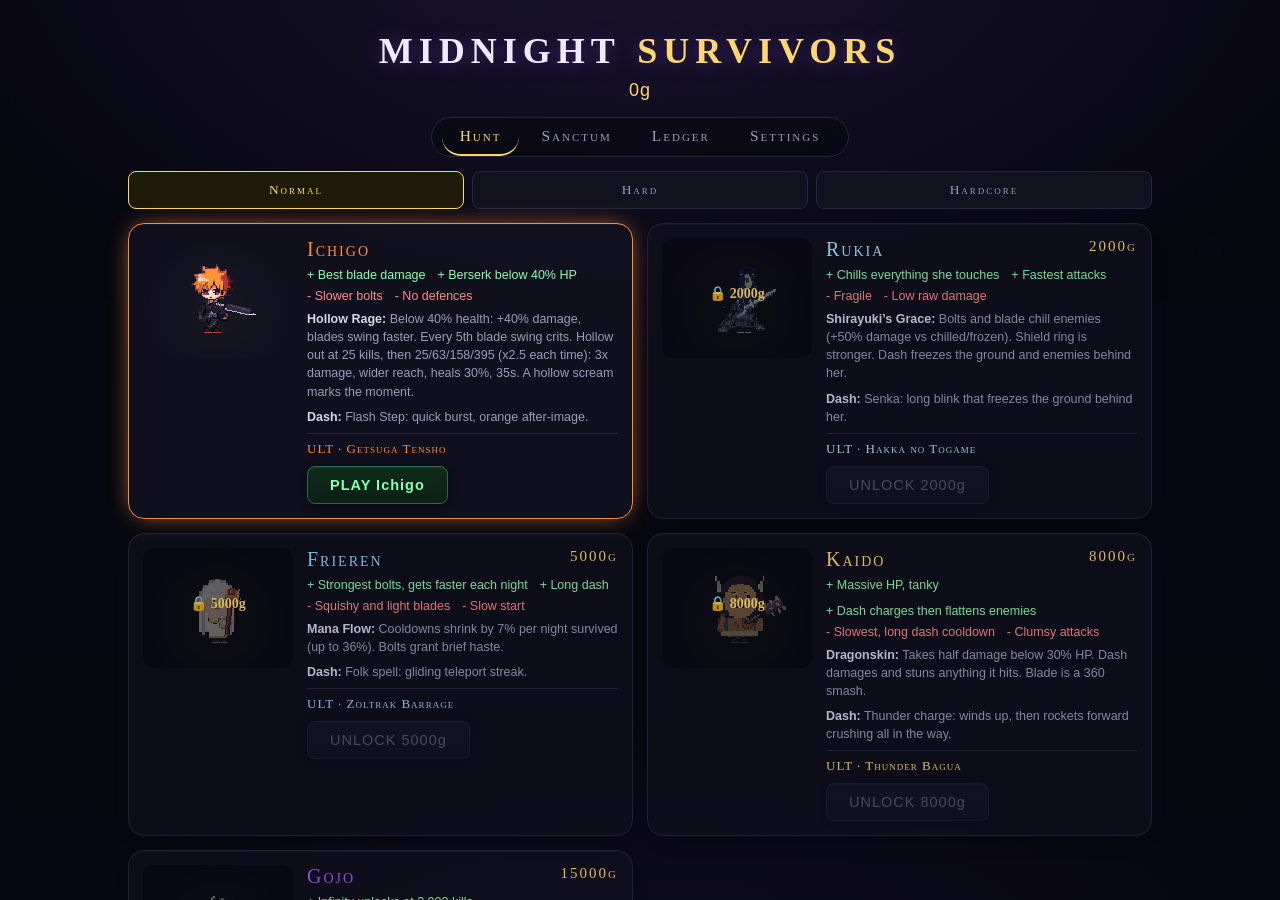
<file: index.html>
<!DOCTYPE html>
<html lang="en">
<head>
<meta charset="UTF-8">
<meta name="viewport" content="width=device-width, initial-scale=1, maximum-scale=1, user-scalable=no">
<title>Midnight Survivors v2</title>
<link rel="stylesheet" href="style.css">
</head>
<body>
<canvas id="c"></canvas>

<!-- HUD -->
<div id="hud">
  <div class="hbars">
    <div class="hbar hp"><div id="hhp" class="fill"></div><span id="hhpT"></span></div>
    <div class="hbar xp"><div id="hxp" class="fill"></div><span id="hxpT"></span></div>
    <div class="hultWrap"><div class="hbar ult"><div id="hult" class="fill"></div><span>ULT [U]</span></div></div>
  </div>
  <div class="hstats">
    <span>NIGHT <b id="hnight">1</b></span>
    <span id="htime">75s</span>
    <span>KILLS <b id="hkills">0</b></span>
    <span id="hmode">AUTO</span>
    <span id="hdash" class="ready">DASH READY</span>
    <span id="hshrine" style="display:none"></span>
    <span id="hinf" style="display:none">&#x221E; INFINITY</span>
    <span id="hgold">0g</span>
    <span id="hrev" style="display:none">&#x2666;</span>
  </div>
  <div id="bossbar"><span id="bossbar-name"></span><div id="bossbar-fill"></div></div>
</div>

<!-- mobile -->
<div id="mobile">
  <div id="joystick"><div id="joystick-dot"></div></div>
  <div id="mbtns">
    <button id="pb">&#10074;&#10074;</button>
    <button id="mmb">MODE</button>
    <button id="db">DASH</button>
    <button id="ubb">ULT</button>
  </div>
</div>

<section id="ult-aim" aria-label="Aim ultimate" hidden>
  <div class="aim-card">
    <div class="aim-heading">Aim ultimate <span id="ult-aim-time">3s</span></div>
    <div class="aim-pad">
      <button type="button" id="aim-5" data-aim="5" aria-label="Up left">↖</button>
      <button type="button" id="aim-6" data-aim="6" aria-label="Up">↑</button>
      <button type="button" id="aim-7" data-aim="7" aria-label="Up right">↗</button>
      <button type="button" id="aim-4" data-aim="4" aria-label="Left">←</button>
      <button type="button" id="aim-auto" data-aim="auto" aria-label="Auto aim">Auto</button>
      <button type="button" id="aim-0" data-aim="0" aria-label="Right">→</button>
      <button type="button" id="aim-3" data-aim="3" aria-label="Down left">↙</button>
      <button type="button" id="aim-2" data-aim="2" aria-label="Down">↓</button>
      <button type="button" id="aim-1" data-aim="1" aria-label="Down right">↘</button>
    </div>
  </div>
</section>

<div id="toasts"></div>
<div id="banner"></div>
<div id="lb"><div></div><div></div></div>

<!-- MENU -->
<div id="menu" class="ov show">
  <div class="mhead">
    <h1>MIDNIGHT<span>SURVIVORS</span></h1>
    <div class="mgold"><span id="gold">0g</span></div>
  </div>
  <div id="mnav">
    <button data-tab="play" class="active">Hunt</button>
    <button data-tab="shop">Sanctum</button>
    <button data-tab="gold">Ledger</button>
    <button data-tab="set">Settings</button>
  </div>
  <div id="menu-body"></div>
  <div class="mfoot">Fan project for fun. All characters belong to their respective creators. No money involved.</div>
</div>

<!-- PACTS -->
<div id="pact" class="ov">
  <div class="ov-head"><h2>THE BROKER CALLS</h2><p>Pact or pay. Gold respects cowards.</p></div>
  <div id="pacts"></div>
  <div class="prow">
    <button class="gbtn danger" id="p-refuse">REFUSE FOR GOLD</button>
    <button class="gbtn gamble" id="p-gamble">DOUBLE OR NOTHING (45%)</button>
    <button class="gbtn" id="p-reroll">REROLL</button>
  </div>
</div>

<!-- PAUSE -->
<div id="paused" class="ov">
  <h2>PAUSED</h2>
  <div class="ppanel">
    <button class="gbtn launch" id="p-resume">RESUME</button>
    <button class="gbtn danger" id="p-quit">ABANDON RUN</button>
  </div>
</div>

<!-- END -->
<div id="end" class="ov">
  <h2 id="end-title">YOU DIED</h2>
  <p id="end-sub"></p>
  <div id="end-stats"></div>
  <div class="ppanel">
    <button class="gbtn launch" id="again">RUN IT BACK</button>
    <button class="gbtn gold" id="end-endless">ENDLESS NIGHTS</button>
    <button class="gbtn" id="tomenu">MENU</button>
  </div>
</div>

<!-- CASINO : HEX & GOLD -->
<div id="casino">
  <div class="cas-frame">
    <div class="cas-head">
      <div>
        <h2>HEX &amp; GOLD</h2>
        <span class="cas-tag">the den under the manor</span>
      </div>
      <div class="cas-right">
        <span id="cas-gold" class="cas-gold">0g</span>
        <button class="gbtn danger" id="casino-close">LEAVE</button>
      </div>
    </div>
    <div id="cas-ledger"></div>
    <div class="cas-tabs">
      <button class="mtab" data-m="coin">Coin of Fate</button>
      <button class="mtab" data-m="dice">Devil's Dice</button>
      <button class="mtab" data-m="slots">Cursed Slots</button>
      <button class="mtab" data-m="ladder">Fortune's Ladder</button>
    </div>
    <div id="cm-title"></div>
    <div id="cm-body"></div>
    <div class="cmsg"></div>
    <div class="cas-stake">STAKE: <b id="cas-stake">100g</b></div>
  </div>
</div>

<script src="js/util.js"></script>
<script src="js/data.js"></script>
<script src="js/audio.js"></script>
<script src="js/core.js"></script>
<script src="js/gfx.js"></script>
<script src="js/enemies.js"></script>
<script src="js/weapons.js"></script>
<script src="js/ults.js"></script>
<script src="js/gamble.js"></script>
<script src="js/ui.js"></script>
<script src="js/main.js"></script>
</body>
</html>
</file>
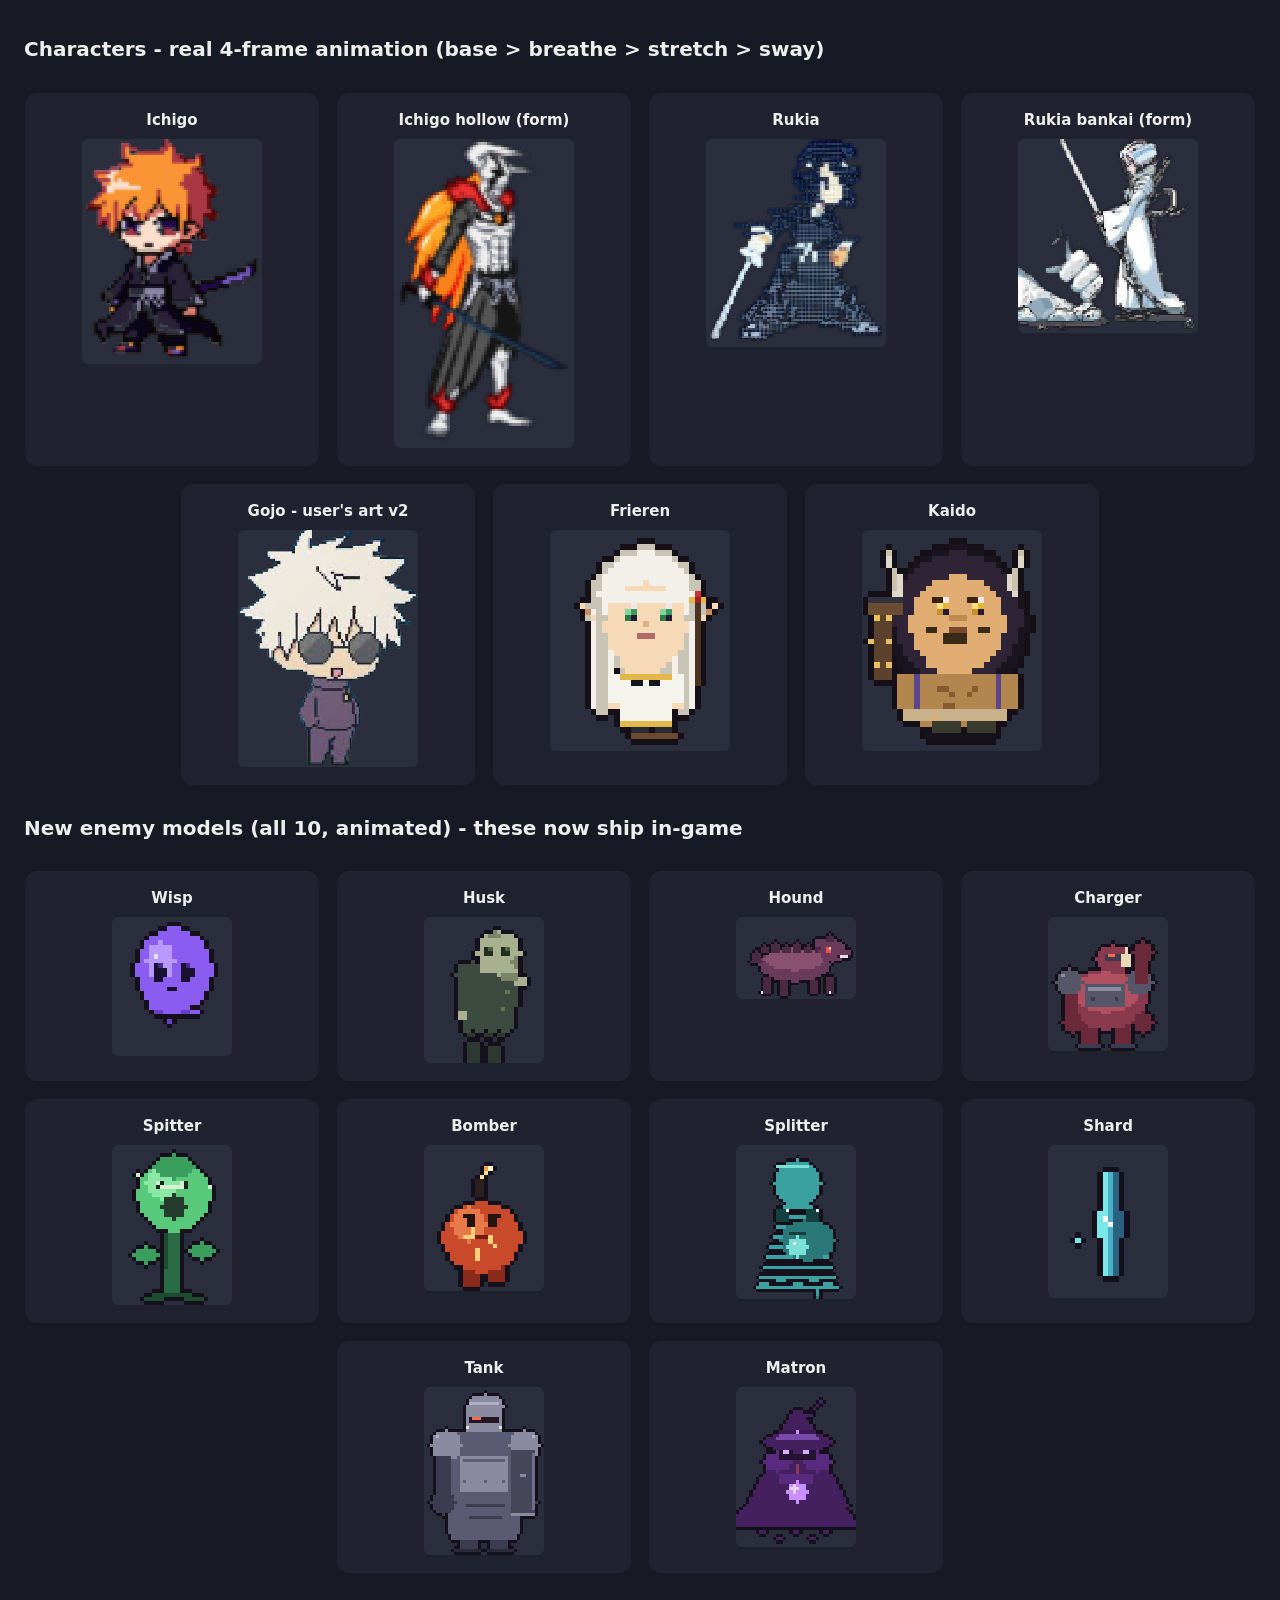
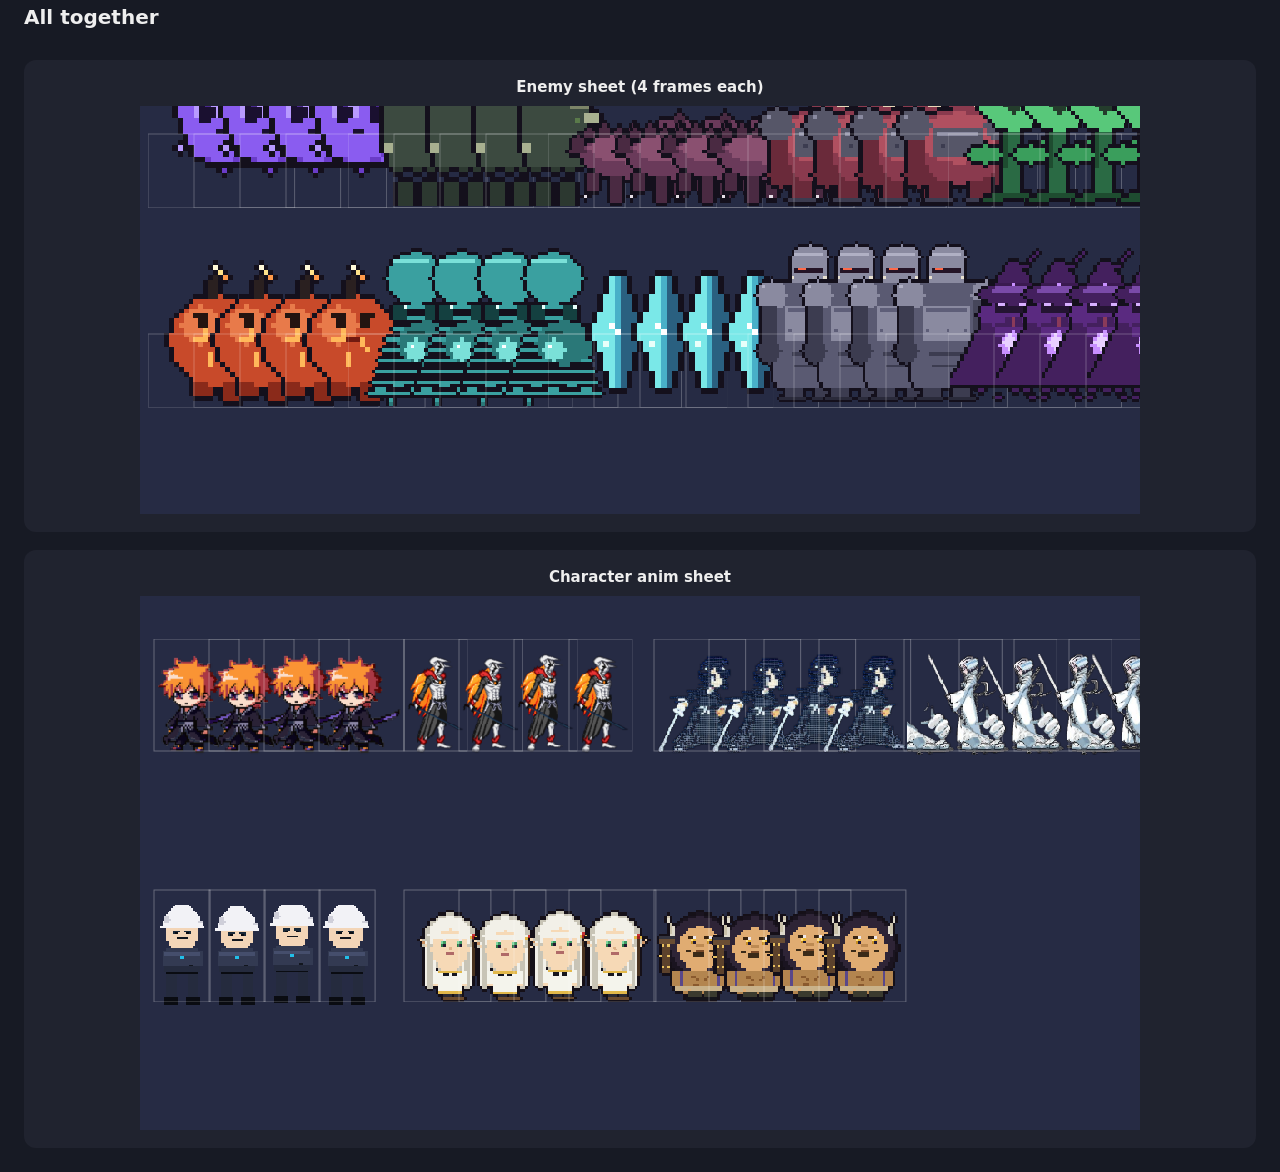
<file: preview/index.html>
<!doctype html><html><head><meta charset="utf-8"><title>Sprite preview - chars 4-frame anim + new enemies</title>
<style>
body{background:#171a24;color:#eee;font-family:system-ui,sans-serif;margin:0;padding:24px;display:flex;flex-wrap:wrap;gap:18px;justify-content:center}
.card{background:#20232f;border-radius:12px;padding:14px 22px;text-align:center;width:250px}
h2{margin:4px 0 10px;font-size:15px}
img.spr{image-rendering:pixelated;width:180px;background:#2a2e3d;border-radius:6px}
img.spr.small{width:120px}
h1{width:100%;font-size:20px}
</style></head><body>
<h1>Characters - real 4-frame animation (base &gt; breathe &gt; stretch &gt; sway)</h1>

<div class="card"><h2>Ichigo</h2><img class="spr" src="sprites/chars/ichigo_f0.png" data-f="chars/ichigo"></div>
<div class="card"><h2>Ichigo hollow (form)</h2><img class="spr" src="sprites/chars/ichigo_hollow_f0.png" data-f="chars/ichigo_hollow"></div>
<div class="card"><h2>Rukia</h2><img class="spr" src="sprites/chars/rukia_f0.png" data-f="chars/rukia"></div>
<div class="card"><h2>Rukia bankai (form)</h2><img class="spr" src="sprites/chars/rukia_bankai_f0.png" data-f="chars/rukia_bankai"></div>
<div class="card"><h2>Gojo - user's art v2</h2><img class="spr" src="sprites/chars/gojo_f0.png" data-f="chars/gojo"></div>
<div class="card"><h2>Frieren</h2><img class="spr" src="sprites/chars/frieren_f0.png" data-f="chars/frieren"></div>
<div class="card"><h2>Kaido</h2><img class="spr" src="sprites/chars/kaido_f0.png" data-f="chars/kaido"></div>

<h1>New enemy models (all 10, animated) - these now ship in-game</h1>

<div class="card"><h2>Wisp</h2><img class="spr small" src="sprites/enemies/en_wisp_f0.png" data-f="enemies/en_wisp"></div>
<div class="card"><h2>Husk</h2><img class="spr small" src="sprites/enemies/en_husk_f0.png" data-f="enemies/en_husk"></div>
<div class="card"><h2>Hound</h2><img class="spr small" src="sprites/enemies/en_hound_f0.png" data-f="enemies/en_hound"></div>
<div class="card"><h2>Charger</h2><img class="spr small" src="sprites/enemies/en_charger_f0.png" data-f="enemies/en_charger"></div>
<div class="card"><h2>Spitter</h2><img class="spr small" src="sprites/enemies/en_spitter_f0.png" data-f="enemies/en_spitter"></div>
<div class="card"><h2>Bomber</h2><img class="spr small" src="sprites/enemies/en_bomber_f0.png" data-f="enemies/en_bomber"></div>
<div class="card"><h2>Splitter</h2><img class="spr small" src="sprites/enemies/en_splitter_f0.png" data-f="enemies/en_splitter"></div>
<div class="card"><h2>Shard</h2><img class="spr small" src="sprites/enemies/en_shard_f0.png" data-f="enemies/en_shard"></div>
<div class="card"><h2>Tank</h2><img class="spr small" src="sprites/enemies/en_tank_f0.png" data-f="enemies/en_tank"></div>
<div class="card"><h2>Matron</h2><img class="spr small" src="sprites/enemies/en_matron_f0.png" data-f="enemies/en_matron"></div>

<h1>All together</h1>
<div class="card" style="width:100%"><h2>Enemy sheet (4 frames each)</h2>
<img src="sprites/en_sheet.png" style="image-rendering:pixelated;width:100%;max-width:1000px"></div>
<div class="card" style="width:100%"><h2>Character anim sheet</h2>
<img src="sprites/anim_sheet.png" style="image-rendering:pixelated;width:100%;max-width:1000px"></div>

<script>
const names=[...document.querySelectorAll('img[data-f]')].map(i=>i.dataset.f);
const frames={};for(const n of names){frames[n]=[n+'_f0.png',n+'_f1.png',n+'_f2.png',n+'_f3.png'];}
let t=0;
setInterval(()=>{
  t++;
  for(const i of document.querySelectorAll('img[data-f]')){
    const fr=frames[i.dataset.f];
    i.src='sprites/'+fr[t%fr.length];
  }
},180);
</script>
</body></html>
</file>
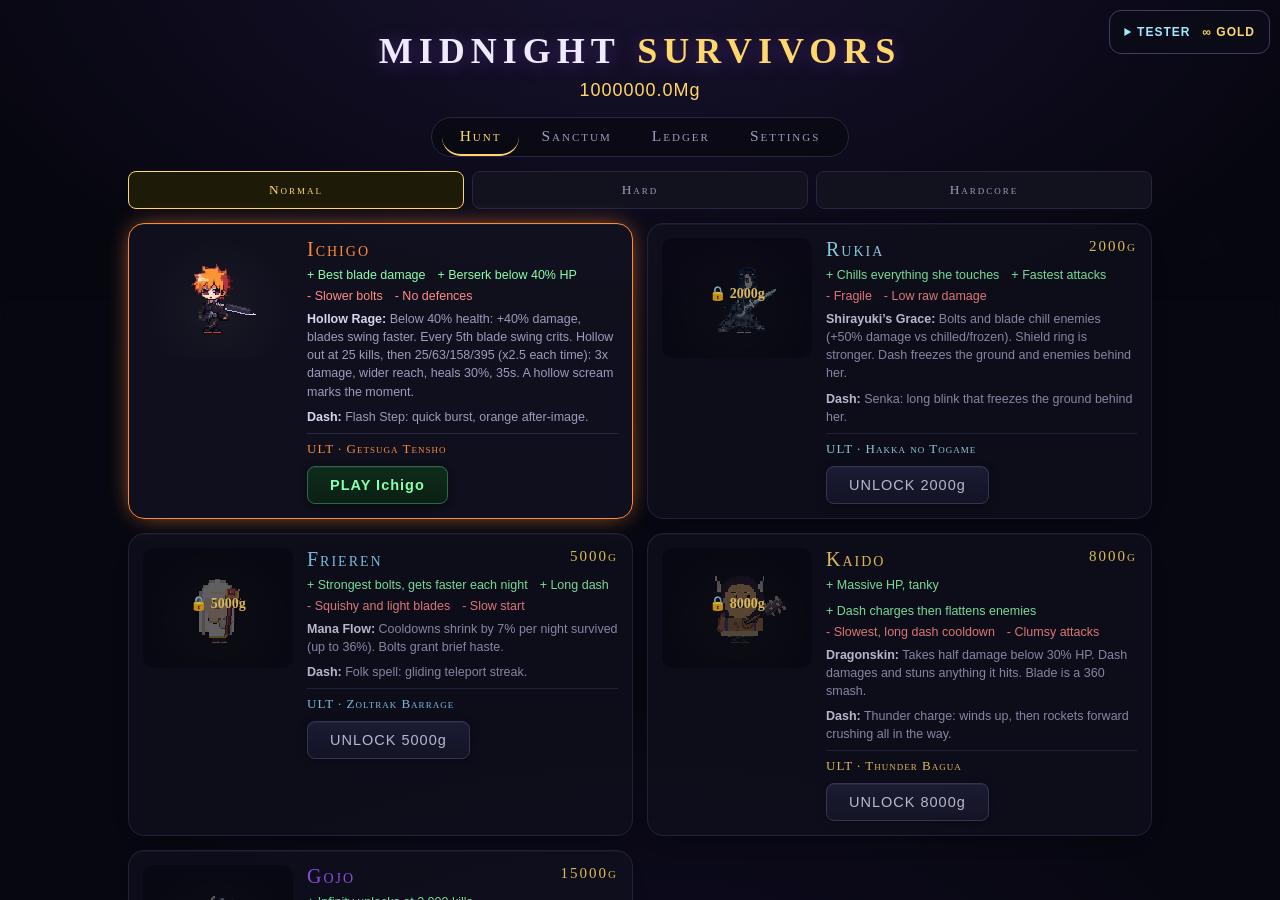
<file: tester.html>
<!DOCTYPE html>
<html lang="en">
<head>
<meta charset="UTF-8">
<meta name="viewport" content="width=device-width, initial-scale=1">
<title>Midnight Survivors v2 : TESTER</title>
<link rel="stylesheet" href="style.css">
</head>
<body>
<canvas id="c"></canvas>

<div id="hud">
  <div class="hbars">
    <div class="hbar hp"><div id="hhp" class="fill"></div><span id="hhpT"></span></div>
    <div class="hbar xp"><div id="hxp" class="fill"></div><span id="hxpT"></span></div>
    <div class="hultWrap"><div class="hbar ult"><div id="hult" class="fill"></div><span>ULT [U]</span></div></div>
  </div>
  <div class="hstats">
    <span>NIGHT <b id="hnight">1</b></span>
    <span id="htime">75s</span>
    <span>KILLS <b id="hkills">0</b></span>
    <span id="hmode">AUTO</span>
    <span id="hinf" style="display:none">&#x221E; INFINITY</span>
    <span id="hdash" class="ready">DASH READY</span>
    <span id="hshrine" style="display:none"></span>
    <span id="hgold">0g</span>
    <span id="hrev" style="display:none">&#x2666;</span>
  </div>
  <div id="bossbar"><span id="bossbar-name"></span><div id="bossbar-fill"></div></div>
</div>

<div id="mobile">
  <div id="joystick"><div id="joystick-dot"></div></div>
  <div id="mbtns"><button id="mmb">MODE</button><button id="db">DASH</button><button id="ubb">ULT</button></div>
</div>

<section id="ult-aim" aria-label="Aim ultimate" hidden>
  <div class="aim-card">
    <div class="aim-heading">Aim ultimate <span id="ult-aim-time">3s</span></div>
    <div class="aim-pad">
      <button type="button" id="aim-5" data-aim="5" aria-label="Up left">↖</button>
      <button type="button" id="aim-6" data-aim="6" aria-label="Up">↑</button>
      <button type="button" id="aim-7" data-aim="7" aria-label="Up right">↗</button>
      <button type="button" id="aim-4" data-aim="4" aria-label="Left">←</button>
      <button type="button" id="aim-auto" data-aim="auto" aria-label="Auto aim">Auto</button>
      <button type="button" id="aim-0" data-aim="0" aria-label="Right">→</button>
      <button type="button" id="aim-3" data-aim="3" aria-label="Down left">↙</button>
      <button type="button" id="aim-2" data-aim="2" aria-label="Down">↓</button>
      <button type="button" id="aim-1" data-aim="1" aria-label="Down right">↘</button>
    </div>
  </div>
</section>

<div id="toasts"></div>
<div id="banner"></div>
<div id="lb"><div></div><div></div></div>

<div id="menu" class="ov show">
  <div class="mhead">
    <h1>MIDNIGHT<span>SURVIVORS</span></h1>
    <div class="mgold"><span id="gold">0g</span></div>
  </div>
  <div id="mnav">
    <button data-tab="play" class="active">Hunt</button>
    <button data-tab="shop">Sanctum</button>
    <button data-tab="gold">Ledger</button>
    <button data-tab="set">Settings</button>
  </div>
  <div id="menu-body"></div>
  <div class="mfoot">TESTER BUILD. <a href="index.html" style="color:#9ff0ff">back to normal game</a></div>
</div>

<div id="pact" class="ov">
  <div class="ov-head"><h2>THE BROKER CALLS</h2><p>Pact or pay. Gold respects cowards.</p></div>
  <div id="pacts"></div>
  <div class="prow">
    <button class="gbtn danger" id="p-refuse">REFUSE FOR GOLD</button>
    <button class="gbtn gamble" id="p-gamble">DOUBLE OR NOTHING (45%)</button>
    <button class="gbtn" id="p-reroll">REROLL</button>
  </div>
</div>

<div id="paused" class="ov">
  <h2>PAUSED</h2>
  <div class="ppanel">
    <button class="gbtn launch" id="p-resume">RESUME</button>
    <button class="gbtn danger" id="p-quit">ABANDON RUN</button>
  </div>
</div>

<div id="end" class="ov">
  <h2 id="end-title">YOU DIED</h2>
  <p id="end-sub"></p>
  <div id="end-stats"></div>
  <div class="ppanel">
    <button class="gbtn launch" id="again">RUN IT BACK</button>
    <button class="gbtn gold" id="end-endless">ENDLESS NIGHTS</button>
    <button class="gbtn" id="tomenu">MENU</button>
  </div>
</div>

<div id="casino">
  <div class="cas-frame">
    <div class="cas-head">
      <div><h2>HEX &amp; GOLD</h2><span class="cas-tag">the den under the manor</span></div>
      <div class="cas-right">
        <span id="cas-gold" class="cas-gold">0g</span>
        <button class="gbtn danger" id="casino-close">LEAVE</button>
      </div>
    </div>
    <div id="cas-ledger"></div>
    <div class="cas-tabs">
      <button class="mtab" data-m="coin">Coin of Fate</button>
      <button class="mtab" data-m="dice">Devil's Dice</button>
      <button class="mtab" data-m="slots">Cursed Slots</button>
      <button class="mtab" data-m="ladder">Fortune's Ladder</button>
    </div>
    <div id="cm-title"></div>
    <div id="cm-body"></div>
    <div class="cmsg"></div>
    <div class="cas-stake">STAKE: <b id="cas-stake">100g</b></div>
  </div>
</div>

<!-- TESTER PANEL -->
<details id="tap" class="show">
  <summary>TESTER <span>∞ GOLD</span></summary>
  <div class="test-body">
    <p>Test progress is saved separately.</p>
    <div class="test-grid">
      <button onclick="TADMIN.unlock()">Unlock roster</button>
      <button id="test-god" onclick="TADMIN.god()">God mode: OFF</button>
      <button onclick="TADMIN.heal()">Full health</button>
      <button onclick="TADMIN.ult()">Charge ultimate</button>
      <button onclick="TADMIN.lvl(1)">+1 level</button>
      <button onclick="TADMIN.lvl(10)">+10 levels</button>
      <button onclick="TADMIN.next()">End night</button>
      <button onclick="TADMIN.killAll()">Clear enemies</button>
      <button onclick="TADMIN.save()">Save test run</button>
      <a href="index.html">Normal game</a>
    </div>
    <label for="test-enemy">Enemy</label>
    <select id="test-enemy">
      <option value="wisp">Wisp</option><option value="husk">Husk</option><option value="hound">Hound</option>
      <option value="charger">Charger</option><option value="spitter">Spitter</option><option value="bomber">Bomber</option>
      <option value="splitter">Splitter</option><option value="shard">Shard</option><option value="tank">Tank</option><option value="matron">Matron</option>
    </select>
    <div class="test-row"><label for="test-count">Count</label><input id="test-count" type="number" min="1" max="50" value="1"><label><input id="test-elite" type="checkbox"> Elite</label></div>
    <button onclick="TADMIN.enemy()">Spawn enemies</button>
    <label for="test-boss">Boss</label>
    <select id="test-boss"><option value="5">The Gravelord</option><option value="10">The Nightmother</option><option value="15">The Ash King</option><option value="20">The Devourer</option></select>
    <button onclick="TADMIN.boss()">Spawn boss</button>
  </div>
</details>

<script>window.TESTER = true;</script>
<script src="js/util.js"></script>
<script src="js/data.js"></script>
<script src="js/audio.js"></script>
<script src="js/core.js"></script>
<script src="js/gfx.js"></script>
<script src="js/enemies.js"></script>
<script src="js/weapons.js"></script>
<script src="js/ults.js"></script>
<script src="js/gamble.js"></script>
<script src="js/ui.js"></script>
<script src="js/main.js"></script>
</body>
</html>
</file>
<file: style.css>
/* ===== Midnight Survivors v2 : dark violet theme ===== */
:root {
  --bg: #07070f;
  --panel: rgba(18, 18, 32, 0.86);
  --panel-2: #12121f;
  --line: #26263f;
  --line-hi: #3d3d63;
  --ink: #d5d8ee;
  --ink-dim: #9a9dbd;
  --ink-mute: #6b6d90;
  --gold: #ffd76a;
  --gold-deep: #8a6a20;
  --accent: #c58aff;
  --good: #8affb0;
  --bad: #ff8a8a;
  --cy: #9fe8ff;
  --r-s: 8px;
  --r-m: 12px;
  --r-l: 16px;
}
* { margin: 0; padding: 0; box-sizing: border-box; -webkit-tap-highlight-color: transparent; }
html, body { width: 100%; height: 100%; overflow: hidden; background: var(--bg); overscroll-behavior: none; }
body {
  font-family: "Segoe UI", "Helvetica Neue", Arial, sans-serif;
  color: var(--ink);
  user-select: none;
  font-size: 15px;
}
canvas#c { position: fixed; inset: 0; display: block; touch-action: none; }
.ov { touch-action: pan-y; }
b { color: var(--gold); font-weight: 600; }

/* ---- overlays ---- */
.ov { position: fixed; inset: 0; display: none; z-index: 40; overflow-y: auto;
  background:
    radial-gradient(1100px 640px at 50% -8%, rgba(96, 64, 168, 0.22), transparent 68%),
    radial-gradient(900px 500px at 50% 118%, rgba(40, 24, 84, 0.28), transparent 70%),
    rgba(7, 7, 15, 0.95);
  backdrop-filter: blur(3px); }
.ov.show { display: block; }
.ov::-webkit-scrollbar, #casino::-webkit-scrollbar { width: 10px; }
.ov::-webkit-scrollbar-thumb, #casino::-webkit-scrollbar-thumb { background: var(--line-hi); border-radius: 6px; }
.ov::-webkit-scrollbar-track, #casino::-webkit-scrollbar-track { background: transparent; }
.ov-head h2, #menu h1, #paused h2, #end h2 {
  font-family: Georgia, 'Times New Roman', serif;
  font-variant: small-caps; letter-spacing: 4px; text-align: center;
}
#menu h1 { font-size: 36px; padding-top: 30px; color: #f0eaff;
  letter-spacing: 6px; word-spacing: 2px; text-shadow: 0 2px 18px rgba(160, 90, 255, 0.35); }
#menu h1 span { color: var(--gold); }
#menu h1 span::before { content: ' '; }
#paused h2, #end h2 { font-size: 30px; padding-top: 60px; }
.ov-head p { text-align: center; color: var(--ink-mute); font-style: italic; margin: 8px 0 20px; letter-spacing: 0.4px; }

/* ---- generic buttons ---- */
.gbtn { display: inline-block; padding: 10px 22px; cursor: pointer;
  background: linear-gradient(180deg, #20203a, #17172a);
  color: var(--ink); border: 1px solid var(--line-hi); border-radius: var(--r-s);
  font-family: "Segoe UI", "Helvetica Neue", Arial, sans-serif; font-size: 14.5px; letter-spacing: 1px;
  box-shadow: inset 0 1px 0 rgba(255, 255, 255, 0.05), 0 2px 8px rgba(0, 0, 0, 0.4);
  transition: transform 0.08s ease, background 0.12s ease, border-color 0.12s ease, box-shadow 0.12s ease; }
.gbtn:hover:not([disabled]) { background: linear-gradient(180deg, #2a2a4a, #1e1e36); border-color: #6a5aa0; transform: translateY(-1px); }
.gbtn:active:not([disabled]) { transform: translateY(1px); box-shadow: none; }
.gbtn:focus-visible { outline: 2px solid var(--accent); outline-offset: 2px; }
.gbtn[disabled] { opacity: 0.35; cursor: not-allowed; }
.gbtn.gold { border-color: var(--gold-deep); color: var(--gold); background: linear-gradient(180deg, #2a2008, #1d1606); }
.gbtn.gold:hover { background: linear-gradient(180deg, #3a2c0c, #261c08); border-color: var(--gold); }
.gbtn.launch { border-color: #2a6a4a; color: var(--good); background: linear-gradient(180deg, #0e2c1a, #0a2014); font-weight: 600; }
.gbtn.launch:hover { background: linear-gradient(180deg, #133a24, #0d2a1a); border-color: #6dffa8; }
.gbtn.gamble { border-color: #7a2a6a; color: #ff8ae8; background: linear-gradient(180deg, #280e22, #1d0a19); }
.gbtn.gamble:hover { background: linear-gradient(180deg, #3a1432, #280e22); }
.gbtn.danger { border-color: #7a2a2a; color: var(--bad); background: linear-gradient(180deg, #280e0e, #1c0a0a); }
.gbtn.danger:hover { background: linear-gradient(180deg, #381414, #260d0d); }
.gbtn.seven { border-color: var(--gold-deep); color: #fff2a8; }

/* ---- menu layout ---- */
#menu { text-align: center; }
.mhead { display: flex; flex-direction: column; gap: 8px; }
.mgold { color: var(--gold); font-size: 18px; letter-spacing: 1px; }
#mnav { display: flex; justify-content: center; gap: 4px; margin: 16px auto 0; padding: 0 10px;
  position: sticky; top: 0; width: fit-content;
  background: rgba(10, 10, 20, 0.88); backdrop-filter: blur(6px);
  border: 1px solid var(--line); border-radius: 999px; z-index: 5; }
#mnav button { padding: 9px 18px; background: none; border: none; border-bottom: 2px solid transparent; border-radius: 999px;
  color: var(--ink-dim); font-family: Georgia, serif; font-size: 15.5px; letter-spacing: 2px; cursor: pointer;
  font-variant: small-caps; transition: color 0.12s ease; }
#mnav button:hover { color: var(--ink); }
#mnav button.active { color: var(--gold); border-bottom-color: var(--gold); }
#menu-body { max-width: 1060px; margin: 0 auto; padding: 14px 18px 40px; text-align: left; }
.mfoot { text-align: center; color: var(--ink-mute); font-size: 12px; padding: 20px 12px; font-style: italic; }

/* difficulty tabs */
.dtabs { display: flex; gap: 8px; margin-bottom: 14px; }
.dtab { flex: 1; padding: 10px 0; text-align: center; background: var(--panel-2); border: 1px solid var(--line);
  color: var(--ink-dim); border-radius: var(--r-s); cursor: pointer; letter-spacing: 2px;
  font-family: Georgia, serif; font-variant: small-caps; transition: border-color 0.12s, color 0.12s, background 0.12s; }
.dtab:hover { border-color: var(--line-hi); color: var(--ink); }
.dtab.active { border-color: var(--gold); color: var(--gold); background: #1e1a08; }
#resume-slot { margin-bottom: 14px; text-align: center; }

/* char cards */
.cgrid { display: grid; grid-template-columns: repeat(auto-fill, minmax(470px, 1fr)); gap: 14px; }
@media (max-width: 640px) { .cgrid { grid-template-columns: 1fr; } }
.ccard { display: grid; grid-template-columns: 150px 1fr; gap: 14px; background: var(--panel);
  border: 1px solid var(--line); border-radius: var(--r-l); padding: 14px; cursor: pointer;
  box-shadow: 0 10px 26px -18px rgba(0, 0, 0, 0.9), inset 0 1px 0 rgba(255, 255, 255, 0.04);
  transition: border-color 0.15s, box-shadow 0.15s, transform 0.15s; }
.ccard:hover { border-color: var(--accent); transform: translateY(-2px); }
.ccard.sel { border-color: var(--accent); box-shadow: 0 0 26px -8px var(--accent), inset 0 1px 0 rgba(255, 255, 255, 0.04); }
.ccard.locked { opacity: 0.85; }
.ccard canvas.av { width: 100%; height: auto; background: radial-gradient(circle at 50% 60%, rgba(255, 255, 255, 0.045), transparent 70%); border-radius: 10px; }
.cc-body { display: flex; flex-direction: column; gap: 7px; }
.cc-name { font-family: Georgia, serif; font-size: 20px; color: var(--accent); letter-spacing: 2px; font-variant: small-caps; }
.cc-price { float: right; color: var(--gold); font-size: 15px; }
.cc-row { display: flex; gap: 12px; flex-wrap: wrap; font-size: 12.5px; }
.cc-row.pros span { color: var(--good); }
.cc-row.cons span { color: var(--bad); }
.cc-pass, .cc-dash { font-size: 12.5px; color: var(--ink-dim); line-height: 1.45; }
.cc-pass b, .cc-dash b { color: var(--ink); }
.cc-ult { font-size: 13px; color: var(--accent); border-top: 1px solid var(--line); padding-top: 7px; letter-spacing: 1px;
  font-variant: small-caps; font-family: Georgia, serif; }
.ccard .gbtn { align-self: flex-start; margin-top: 2px; }
.mmeta { display: flex; gap: 10px; align-items: center; margin-top: 18px; flex-wrap: wrap; }
.disc { color: var(--ink-mute); font-size: 11.5px; font-style: italic; }

/* shop */
.shop-lead { text-align: center; color: var(--ink-dim); font-style: italic; padding: 8px 0 14px; }
.sgrid { display: grid; grid-template-columns: repeat(auto-fill, minmax(230px, 1fr)); gap: 12px; }
.sitem { background: var(--panel); border: 1px solid var(--line); border-radius: var(--r-m); padding: 14px;
  display: flex; flex-direction: column; gap: 8px;
  box-shadow: inset 0 1px 0 rgba(255, 255, 255, 0.04); transition: border-color 0.15s; }
.sitem:hover { border-color: var(--line-hi); }
.sitem.maxed { border-color: var(--gold-deep); }
.si-name { color: var(--gold); font-family: Georgia, serif; font-variant: small-caps; letter-spacing: 1px; font-size: 17px; }
.si-desc { font-size: 13px; color: var(--ink-dim); flex: 1; }
.si-dots { display: flex; gap: 4px; }
.dot { width: 9px; height: 9px; border-radius: 50%; background: var(--line); }
.dot.on { background: var(--gold); box-shadow: 0 0 6px rgba(255, 215, 106, 0.7); }

/* ledger */
.ach-lead { text-align: center; color: var(--ink-dim); font-style: italic; padding: 10px 0; }
.achgrid { display: grid; grid-template-columns: repeat(auto-fill, minmax(300px, 1fr)); gap: 8px; padding-bottom: 16px; }
.achip { background: var(--panel); border: 1px solid var(--line); border-radius: 10px; padding: 10px 12px;
  display: flex; flex-direction: column; gap: 3px; }
.achip b { color: var(--ink-dim); letter-spacing: 1px; font-size: 15px; }
.achip span { color: var(--ink-mute); font-size: 12px; }
.achip.got { border-color: var(--gold-deep); }
.achip.got b { color: var(--gold); }
.achip.got span { color: var(--ink-dim); }
.bests { display: flex; gap: 14px; flex-wrap: wrap; justify-content: center; padding: 8px; color: var(--ink-dim); font-size: 13px; }
.hist { max-width: 560px; margin: 0 auto 14px; display: flex; flex-direction: column; gap: 4px; }
.hrow { display: flex; justify-content: space-between; gap: 8px; font-size: 13px; color: var(--ink-dim);
  background: var(--panel-2); border: 1px solid var(--line); border-radius: var(--r-s); padding: 7px 12px; }
.hrow.win { border-color: #2a6a4a; color: var(--good); }
.irow { display: flex; gap: 8px; justify-content: center; flex-wrap: wrap; align-items: center; padding: 10px; }
#imp-code { background: var(--panel-2); border: 1px solid var(--line-hi); border-radius: var(--r-s); color: var(--ink);
  padding: 9px 12px; width: 240px; font-family: ui-monospace, Menlo, Consolas, monospace; font-size: 11.5px; }
#imp-code:focus { outline: 1px solid var(--accent); }

/* settings */
.set-lead { text-align: center; color: var(--ink-dim); font-style: italic; padding: 12px; }
.setrow { display: flex; justify-content: space-between; align-items: center; gap: 14px; max-width: 560px; margin: 0 auto;
  padding: 12px 16px; border-bottom: 1px solid #1e1e34; }
.setrow label { letter-spacing: 1px; font-size: 15px; }
.setrow select { background: var(--panel-2); color: var(--ink); border: 1px solid var(--line-hi); border-radius: var(--r-s);
  padding: 8px 12px; font-family: "Segoe UI", sans-serif; font-size: 15px; }
.cheats { color: var(--ink-mute); font-size: 12px; text-align: right; max-width: 300px; }

/* ---- pacts ---- */
#pact { text-align: center; }
#pacts { display: flex; gap: 16px; justify-content: center; flex-wrap: wrap; padding: 12px; }
.pcard { width: 300px; background: linear-gradient(180deg, rgba(30, 20, 46, 0.96), rgba(20, 14, 34, 0.96));
  border: 1px solid var(--accent, #c58aff); border-radius: var(--r-l);
  padding: 18px; display: flex; flex-direction: column; gap: 10px; box-shadow: 0 0 34px -12px var(--accent);
  cursor: pointer; transition: transform 0.15s, box-shadow 0.15s; }
.pcard:hover { transform: translateY(-3px); box-shadow: 0 0 44px -10px var(--accent); }
.pc-name { font-family: Georgia, serif; font-size: 21px; color: var(--accent); letter-spacing: 2px; font-variant: small-caps; }
.pc-boon { color: var(--good); font-size: 14px; }
.pc-curse { color: var(--bad); font-size: 14px; }
.prow { display: flex; gap: 10px; justify-content: center; flex-wrap: wrap; padding: 16px; }

/* ---- HUD ---- */
#hud { position: fixed; top: 10px; left: 10px; right: 10px; z-index: 20; display: none; pointer-events: none; }
#hud.show { display: block; }
.hbars { display: flex; flex-direction: column; gap: 5px; max-width: 380px; }
.hbar { position: relative; height: 18px; background: rgba(8, 8, 16, 0.8); border: 1px solid var(--line);
  border-radius: 9px; overflow: hidden; box-shadow: inset 0 2px 5px rgba(0, 0, 0, 0.5); }
.hbar .fill { position: absolute; inset: 0; width: 100%; transition: width 0.15s linear; border-radius: 8px; }
.hbar .fill::after { content: ''; position: absolute; inset: 0; border-radius: 8px;
  background: linear-gradient(rgba(255, 255, 255, 0.22), rgba(255, 255, 255, 0) 55%); }
.hbar span { position: relative; display: block; text-align: center; font-size: 11.5px; line-height: 18px;
  color: #fff; text-shadow: 0 1px 2px #000; letter-spacing: 1px; font-variant: small-caps; }
.hbar.hp .fill { background: linear-gradient(90deg, #7a1f28, #ff5a5a); }
.hbar.xp { height: 14px; }
.hbar.xp .fill { background: linear-gradient(90deg, #2a4a8a, #6a9af0); }
.hbar.ult .fill { background: linear-gradient(90deg, #6a2a8a, var(--accent)); }
.hultWrap.ready .hbar.ult { border-color: var(--accent); box-shadow: 0 0 14px rgba(197, 138, 255, 0.8); animation: ultpulse 1s infinite; }
@keyframes ultpulse { 50% { box-shadow: 0 0 22px rgba(197, 138, 255, 1); } }
.hstats { display: flex; gap: 4px; padding: 7px 4px; color: var(--ink-dim); font-size: 12.5px; flex-wrap: wrap;
  letter-spacing: 1px; text-shadow: 0 1px 3px rgba(0, 0, 0, 0.8); }
.hstats > span:not(:first-child) { border-left: 1px solid rgba(120, 120, 160, 0.28); padding-left: 14px; margin-left: 10px; }
.hstats b { color: var(--ink); }
#hgold { color: var(--gold); }
#hinf { color: #8ab8ff; text-shadow: 0 0 8px rgba(138, 184, 255, 0.65); }
#hmode { color: #cfd0de; font-weight: 600; }
#hmode.meleeOn { color: #ff9a5a; }
#hmode.rangeOn { color: #8ab8ff; }
#bossbar { position: fixed; bottom: 26px; left: 50%; transform: translateX(-50%); width: min(520px, 84vw); display: none;
  text-align: center; z-index: 21; pointer-events: none; }
#bossbar.on { display: block; }
#bossbar span { letter-spacing: 3px; color: var(--bad); font-family: Georgia, serif; font-variant: small-caps;
  font-size: 15px; text-shadow: 0 2px 4px #000; }
#bossbar-fill { height: 10px; margin-top: 4px; background: linear-gradient(90deg, #7a1f28, #ff5a5a);
  border: 1px solid #7a2a2a; border-radius: 5px; overflow: hidden; position: relative;
  box-shadow: inset 0 2px 5px rgba(0, 0, 0, 0.5); }
#bossbar-fill::after { content: ''; position: absolute; inset: 0; width: 100%; background: rgba(255, 255, 255, 0.6); transform-origin: left; }

/* ---- toasts / banner / letterbox ---- */
#toasts { position: fixed; top: 76px; right: 12px; display: flex; flex-direction: column; gap: 6px; z-index: 30; pointer-events: none; }
.toast { background: rgba(12, 12, 24, 0.92); border: 1px solid var(--cy); border-left-width: 4px; border-radius: var(--r-s);
  padding: 9px 14px; font-size: 13.5px; box-shadow: 0 6px 18px -8px rgba(0, 0, 0, 0.9); backdrop-filter: blur(4px);
  opacity: 0; transform: translateX(20px); transition: opacity 0.3s, transform 0.3s; }
.toast.on { opacity: 1; transform: none; }
#banner { position: fixed; top: 24%; left: 0; right: 0; text-align: center; z-index: 32; pointer-events: none;
  opacity: 0; transition: opacity 0.25s; }
#banner.show { opacity: 1; }
#banner .bt { font-family: Georgia, serif; font-size: 40px; letter-spacing: 8px; font-variant: small-caps;
  text-shadow: 0 2px 12px #000, 0 0 30px currentColor; }
#banner .bs { color: var(--ink); font-size: 16px; letter-spacing: 3px; font-style: italic; margin-top: 4px; }
#banner.boss .bt { font-size: 52px; animation: bossin 0.5s ease-out; }
@keyframes bossin { from { transform: scale(1.6); opacity: 0; } }
#lb div { position: fixed; left: 0; right: 0; height: 11vh; background: #020208; z-index: 31;
  transition: transform 0.45s ease; pointer-events: none; }
#lb div:first-child { top: 0; transform: translateY(-100%); }
#lb div:last-child { bottom: 0; transform: translateY(100%); }
#lb.on div:first-child { transform: none; }
#lb.on div:last-child { transform: none; }

/* ---- end / pause panels ---- */
#end p { text-align: center; color: var(--ink-dim); padding: 10px; }
#end-stats { display: flex; justify-content: center; gap: 10px; font-size: 14px; color: var(--ink-dim); padding: 6px; flex-wrap: wrap; }
#end-stats span { background: var(--panel-2); border: 1px solid var(--line); border-radius: 999px; padding: 5px 14px; }
#end-stats .good { color: var(--gold); border-color: var(--gold-deep); }
.ppanel { text-align: center; display: flex; gap: 12px; justify-content: center; flex-wrap: wrap; padding: 22px; }

/* ---- mobile ---- */
#mobile { display: none; }
@media (pointer: coarse), (any-pointer: coarse) {
  #mobile { display: block; position: fixed; inset: 0; z-index: 22; pointer-events: none; }
  #joystick { position: absolute; width: 120px; height: 120px; border: 2px solid rgba(160, 140, 220, 0.35);
    border-radius: 50%; background: rgba(20, 20, 40, 0.25); opacity: 0; transition: opacity 0.15s; touch-action: none; }
  #joystick.on { opacity: 1; }
  #joystick-dot { position: absolute; left: 44px; top: 44px; width: 32px; height: 32px; border-radius: 50%;
    background: rgba(197, 138, 255, 0.6); }
  #mbtns { position: absolute; right: 18px; bottom: 26px; display: flex; flex-direction: column; align-items: flex-end; gap: 12px; pointer-events: auto; }
  #mbtns button { touch-action: none; outline: none; -webkit-tap-highlight-color: transparent;
    -webkit-touch-callout: none; }
  #db, #ubb { width: 74px; height: 74px; border-radius: 50%; font-family: Georgia, serif; font-size: 15px;
    letter-spacing: 1px; background: rgba(20, 20, 40, 0.6); color: var(--ink); border: 2px solid var(--line-hi); }
  #pb { width: 54px; height: 40px; border-radius: 10px; font-size: 13px; background: rgba(20, 20, 40, 0.6);
    color: var(--ink-dim); border: 1.5px solid var(--line-hi); font-family: Georgia, serif; }
  #mmb { width: 74px; height: 74px; border-radius: 50%; font-family: Georgia, serif; font-size: 15px;
    background: rgba(20, 20, 40, 0.6); border: 2px solid var(--line-hi); color: var(--ink); }
  #ubb { border-color: #7a4aa0; color: var(--accent); }
  #mmb { border-color: #4a7ae0; color: #8ab8ff; }
}


/* ---- casino ---- */
#casino { position: fixed; inset: 0; z-index: 45; display: none; align-items: flex-start; justify-content: center;
  background: rgba(4, 3, 10, 0.8); overflow-y: auto; }
#casino.show { display: flex; }
.cas-frame { width: min(720px, 96vw); margin: 3vh 0 6vh; background: linear-gradient(170deg, #16102a, #0c0916);
  border: 1px solid #3a2a5a; border-radius: 18px; padding: 22px;
  box-shadow: 0 0 60px -20px rgba(160, 90, 255, 0.5), inset 0 1px 0 rgba(255, 255, 255, 0.05); }
.cas-head { display: flex; justify-content: space-between; align-items: flex-start; }
.cas-head h2 { font-family: Georgia, serif; font-variant: small-caps; letter-spacing: 4px; color: var(--gold); font-size: 26px; }
.cas-tag { color: #6f5a90; font-style: italic; font-size: 12.5px; }
.cas-right { display: flex; gap: 12px; align-items: center; }
.cas-gold { color: var(--gold); letter-spacing: 1px; }
#cas-ledger { display: flex; gap: 14px; flex-wrap: wrap; padding: 12px 2px 2px; color: var(--ink-mute); font-size: 12.5px; }
#cas-ledger b { color: var(--ink); }
.cas-tabs { display: flex; gap: 6px; flex-wrap: wrap; padding: 14px 0 10px; }
.mtab { padding: 8px 14px; background: var(--panel-2); border: 1px solid var(--line); color: var(--ink-dim);
  border-radius: var(--r-s); cursor: pointer; font-family: Georgia, serif; font-size: 14px; letter-spacing: 0.5px;
  transition: border-color 0.12s, color 0.12s; }
.mtab:hover { border-color: var(--line-hi); color: var(--ink); }
.mtab.active { border-color: var(--gold); color: var(--gold); background: #1e1a08; }
#cm-title { font-family: Georgia, serif; font-variant: small-caps; letter-spacing: 3px; color: #ff8ae8; font-size: 21px; padding: 8px 0; }
.cblurb { color: var(--ink-dim); font-style: italic; font-size: 13.5px; padding-bottom: 12px; }
.chips { display: flex; gap: 7px; flex-wrap: wrap; padding-bottom: 14px; }
.chip { padding: 6px 13px; background: #1a1a2c; border: 1px solid var(--line-hi); border-radius: 20px; color: var(--ink);
  cursor: pointer; font-family: Georgia, serif; font-size: 13.5px; transition: border-color 0.12s; }
.chip:hover { border-color: var(--ink-mute); }
.chip.cur { border-color: var(--gold); color: var(--gold); background: #241c0a; }
.cmsg { min-height: 22px; text-align: center; font-size: 15px; opacity: 0; transition: opacity 0.3s; letter-spacing: 1px; }
.cmsg.show { opacity: 1; }
.cmsg.good { color: var(--good); }
.cmsg.bad { color: var(--bad); }
.cas-stake { text-align: center; color: var(--ink-mute); font-size: 12.5px; padding-top: 12px; }
.cas-stake b { color: var(--gold); }
/* coin */
.coin { text-align: center; padding: 18px 0; }
.coin-face { display: inline-flex; align-items: center; justify-content: center; width: 92px; height: 92px;
  border-radius: 50%; background: radial-gradient(circle at 35% 30%, #ffe8a0, #b8922a); color: #4a3410;
  font-size: 40px; border: 3px solid var(--gold-deep); margin-bottom: 14px; }
.coin.spinning .coin-face { animation: cflip 0.65s ease-in-out; }
@keyframes cflip { 50% { transform: rotateY(360deg) scale(1.15); } }
/* dice */
.dice { text-align: center; font-size: 44px; padding: 18px 0; letter-spacing: 8px; color: #ff8ae8; }
.drow { display: flex; gap: 10px; justify-content: center; flex-wrap: wrap; padding: 12px 0; }
/* slots */
.reels { display: flex; gap: 12px; justify-content: center; padding: 18px 0; }
.reel { width: 84px; height: 84px; background: var(--panel-2); border: 2px solid var(--line-hi); border-radius: var(--r-m);
  display: flex; align-items: center; justify-content: center; font-size: 40px; }
.reels.rolling .reel { animation: roll 0.18s linear infinite; }
@keyframes roll { 50% { transform: translateY(-6px); filter: blur(2px); } }
.sicon.skull { color: var(--bad); }
.sicon.eye { color: var(--cy); }
.sicon.moon { color: var(--gold); }
.sicon.crown { color: #ffb0f0; }
.sicon.seventh { color: #fff; text-shadow: 0 0 10px #ff8ae8; }
.spay { text-align: center; color: var(--ink-mute); font-size: 12px; padding-bottom: 12px; }
#cm-body { text-align: center; }
/* ladder */
.ldesc { color: var(--ink-dim); font-size: 14px; padding: 8px 0; text-align: center; }
.ladder { display: flex; flex-direction: column; gap: 4px; max-width: 420px; margin: 0 auto; padding: 8px 0; }
.rung { display: flex; justify-content: space-between; gap: 10px; padding: 7px 12px; background: var(--panel-2);
  border: 1px solid var(--line); border-radius: var(--r-s); font-size: 13px; color: var(--ink-mute); }
.rung .rp { width: 44px; }
.rung .rx { width: 56px; text-align: right; color: var(--gold); }
.rung.cur { border-color: #ff8ae8; color: #ff8ae8; box-shadow: 0 0 14px -4px #ff8ae8; }
.rung.passed { border-color: #2a6a4a; color: var(--good); opacity: 0.8; }

/* tester */
#tap { position: fixed; top: 10px; right: 10px; z-index: 50; display: none; background: rgba(12, 12, 24, 0.95);
  border: 1px solid var(--line-hi); border-radius: var(--r-m); padding: 12px; font-size: 12px; }
#tap.show { display: block; }
#tap h3 { color: var(--cy); font-variant: small-caps; letter-spacing: 2px; margin-bottom: 8px; font-size: 14px; }
#tap button { display: block; width: 100%; margin: 4px 0; padding: 6px 10px; background: #1a1a2c;
  border: 1px solid var(--line-hi); border-radius: 6px; color: var(--ink); cursor: pointer; font-size: 12px;
  font-family: ui-monospace, Menlo, Consolas, monospace; }

#hdash { color: var(--ink-dim); font-variant-numeric: tabular-nums; }
#hdash.ready { color: var(--good); }
#hshrine { color: #d2c3ff; }

/* Direction pad for aimed ultimates. */
#ult-aim[hidden] { display: none; }
#ult-aim { position: fixed; z-index: 33; inset: 0; display: grid; place-items: center;
  background: #07040c66; touch-action: none; overscroll-behavior: contain; }
.aim-card { padding: 12px; border: 1px solid #a383db; border-radius: 12px; color: #f6ecff;
  background: #151021; box-shadow: 0 6px 28px #000a; }
#ubb.ult-ready { color: #fff; border-color: #e7afff; background: #551e76; }
.aim-heading { display: flex; justify-content: space-between; gap: 12px; margin-bottom: 8px; font-size: 14px; }
#ult-aim-time { color: #d8b5ff; font-variant-numeric: tabular-nums; }
.aim-pad { display: grid; grid-template-columns: repeat(3, 48px); gap: 4px; }
.aim-pad button { min-height: 44px; color: inherit; font: 20px system-ui; cursor: pointer; touch-action: manipulation;
  border: 1px solid #6a5287; border-radius: 7px; background: #302145; }
.aim-pad button:is(:hover, :focus-visible) { background: #503471; outline: 2px solid #d8b5ff; outline-offset: -2px; }
.aim-pad button[data-aim='auto'] { font-size: 13px; }

@media (pointer: coarse), (any-pointer: coarse) {
  #ult-aim { align-items: end; padding-bottom: max(18px, env(safe-area-inset-bottom)); }
  .aim-pad { grid-template-columns: repeat(3, 52px); }
  .aim-pad button { min-height: 48px; }
}

/* Compact, collapsible tester controls on desktop and touch screens. */
#tap { max-width: min(270px, calc(100vw - 20px)); max-height: calc(100dvh - 20px); overflow-y: auto; padding: 8px; }
#tap summary { cursor: pointer; color: var(--cy); font-weight: 700; letter-spacing: 1px; padding: 6px; }
#tap summary span { float: right; color: var(--gold); margin-left: 12px; }
#tap .test-body p { color: var(--ink-dim); margin: 4px 0 8px; }
#tap .test-grid { display: grid; grid-template-columns: 1fr 1fr; gap: 4px; }
#tap button, #tap select, #tap input, #tap a { font: 12px system-ui; color: var(--ink); }
#tap button { min-height: 34px; margin: 2px 0; }
#tap label { display: block; margin: 7px 0 3px; }
#tap select, #tap input[type=number] { background: #1a1a2c; border: 1px solid var(--line-hi); border-radius: 5px; padding: 6px; }
#tap select { width: 100%; } #tap input[type=number] { width: 52px; }
#tap .test-row { display: flex; align-items: center; gap: 8px; } #tap .test-row label { margin: 0; }
#tap a { display: flex; align-items: center; justify-content: center; color: var(--cy); }
</file>
